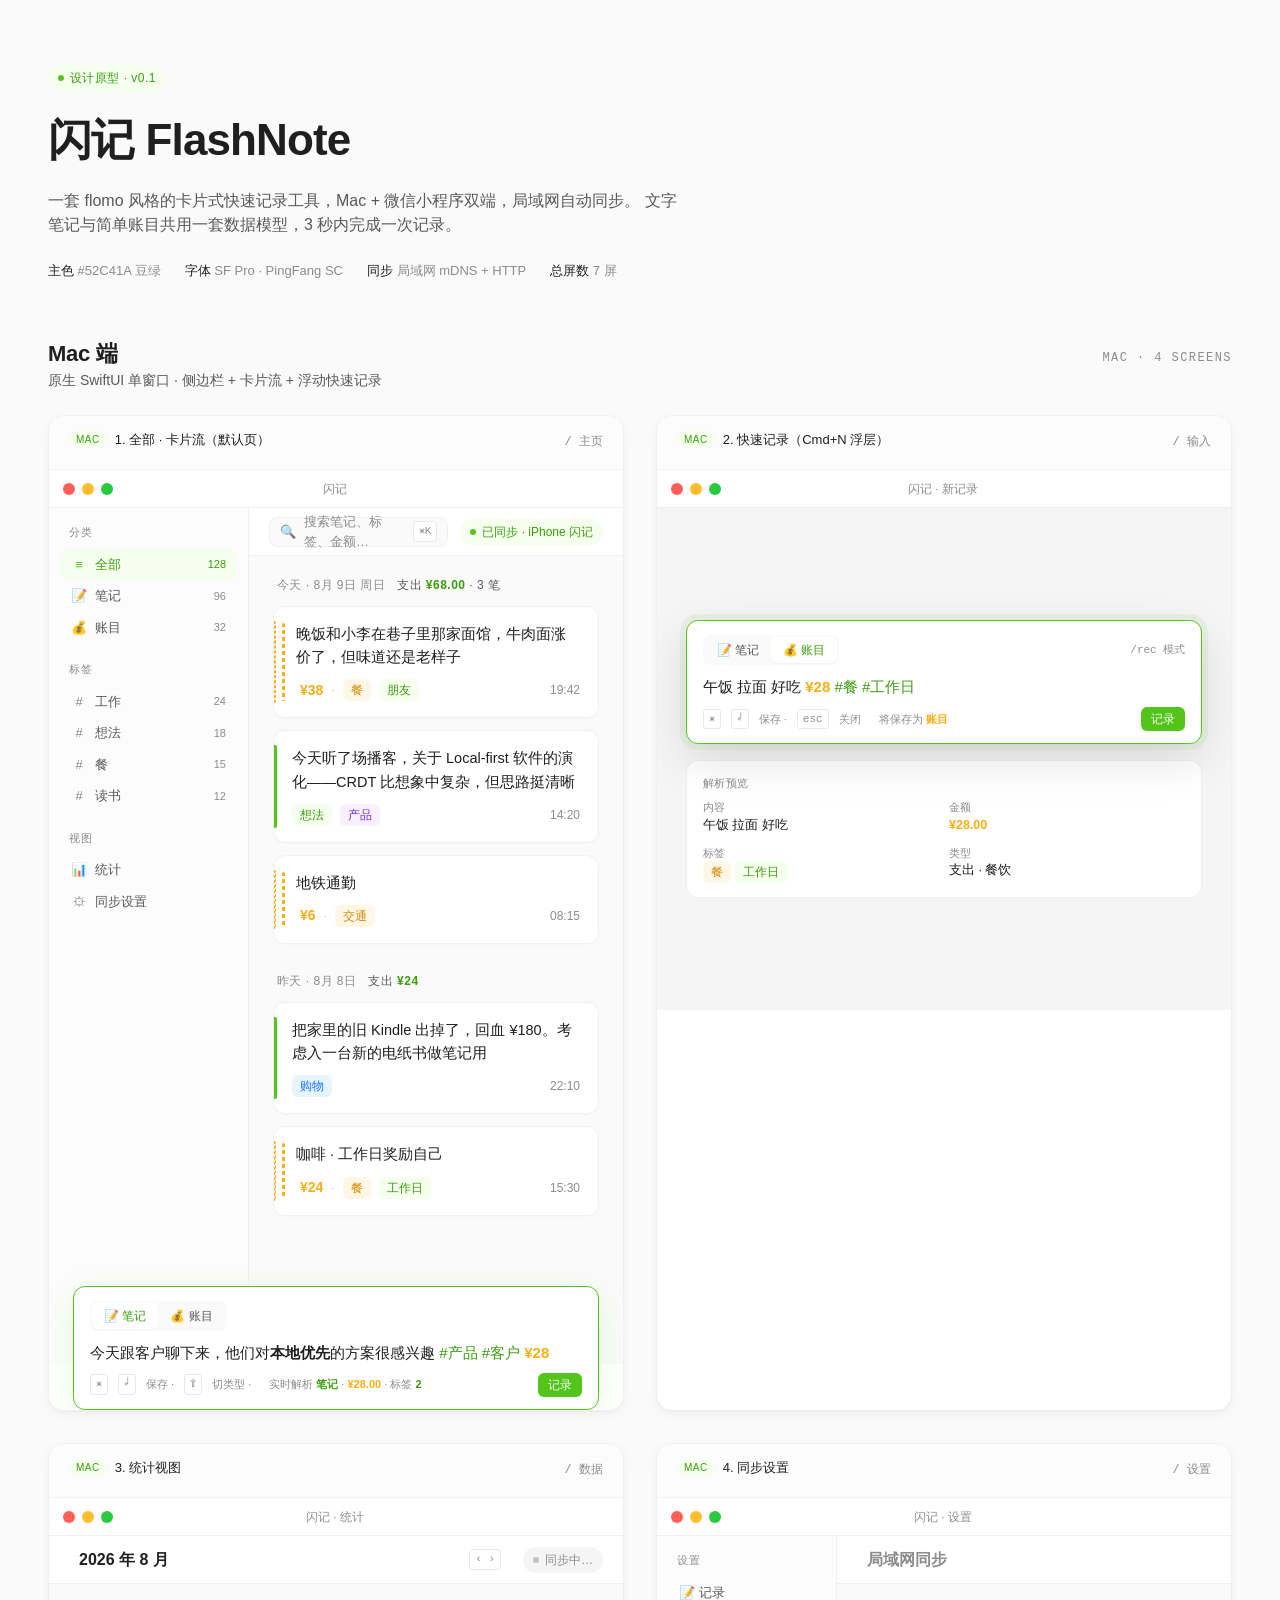
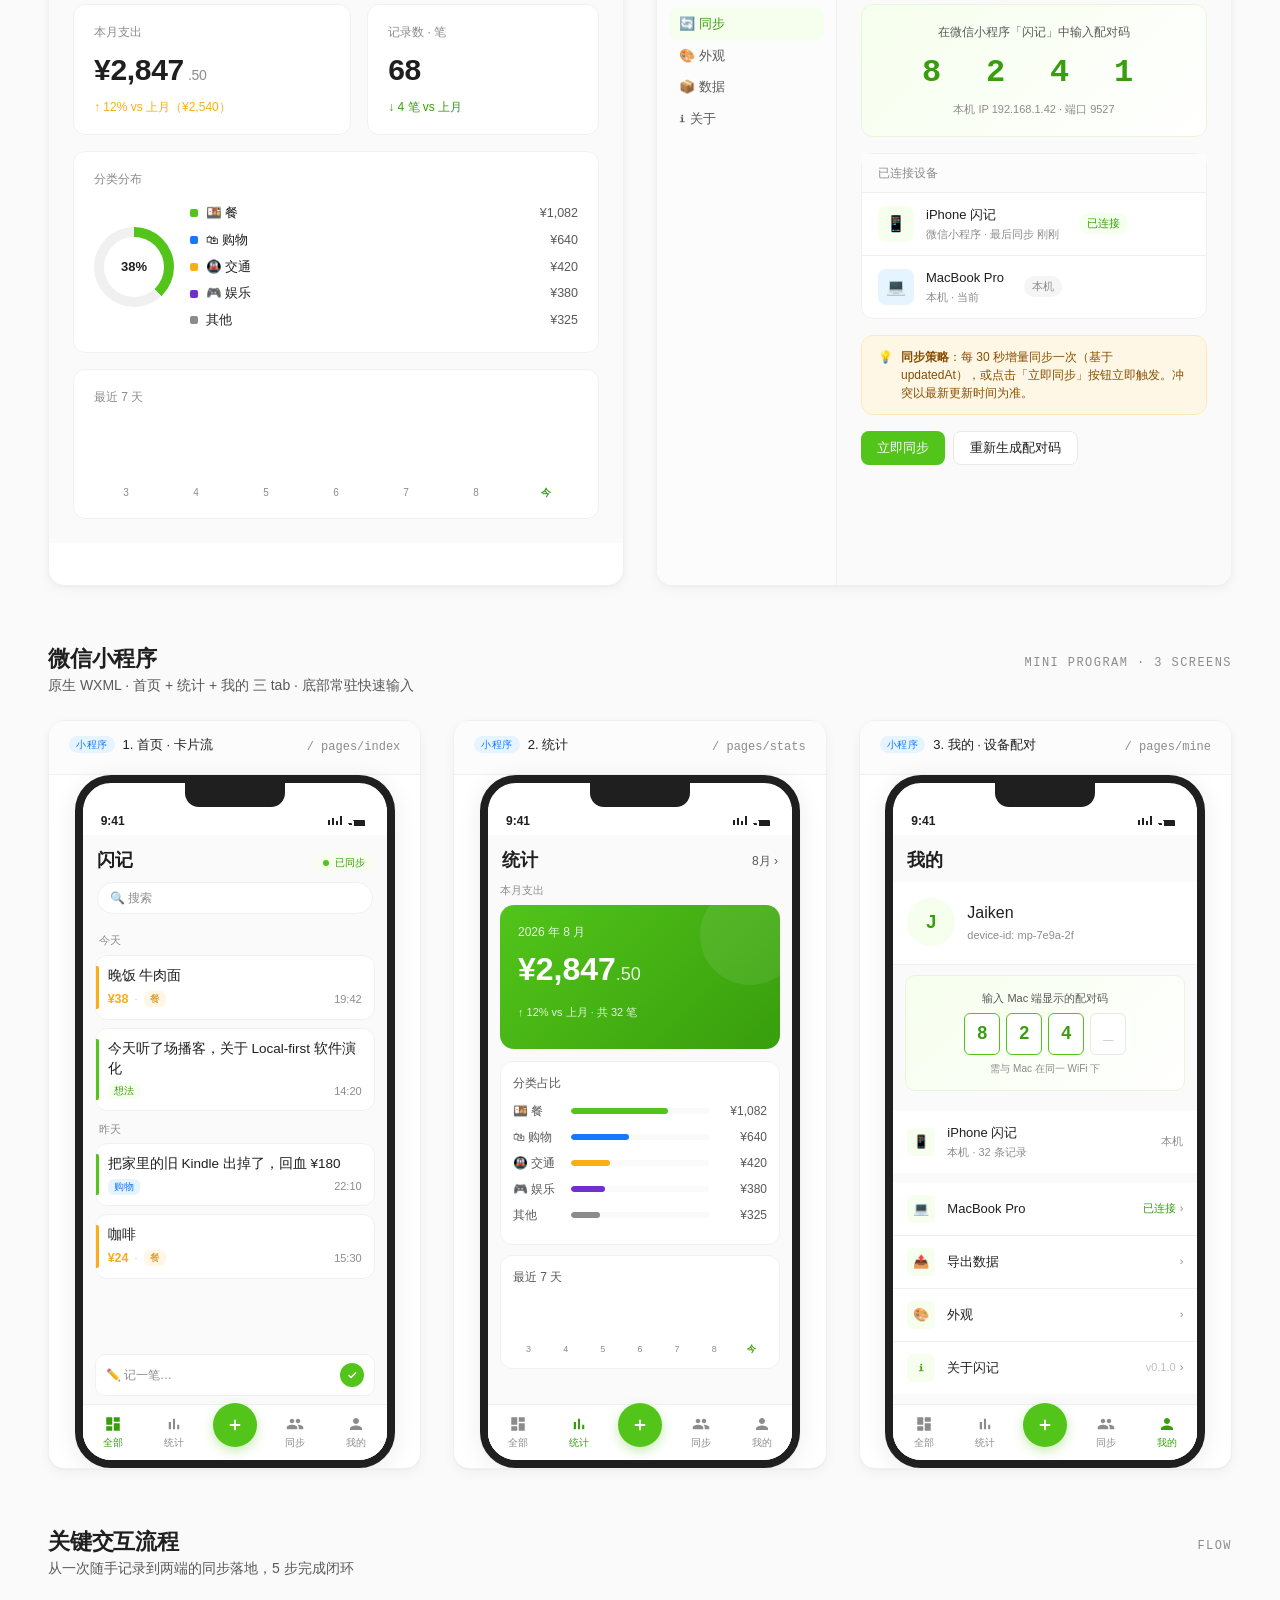
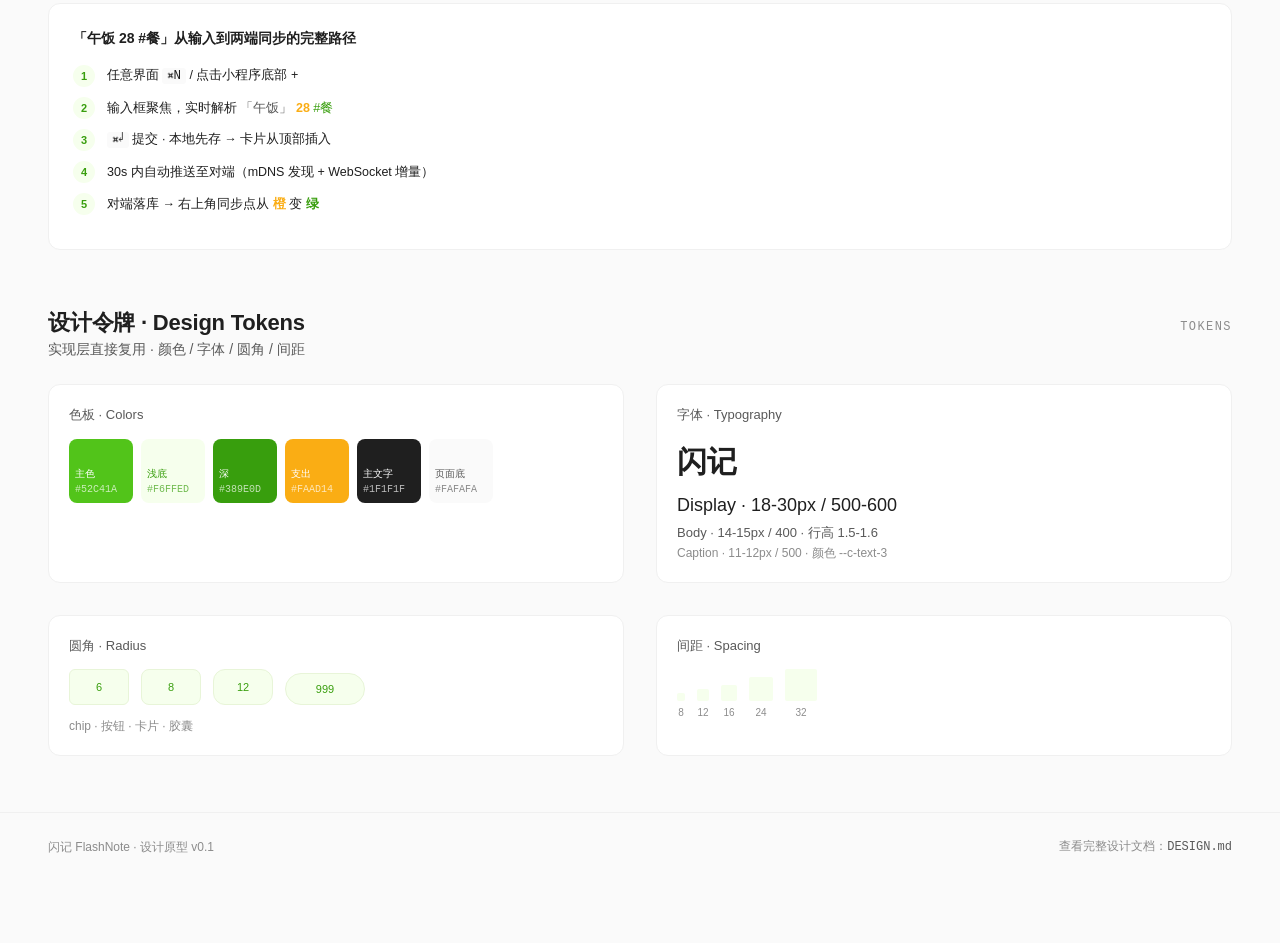
<file: prototype/index.html>
<!DOCTYPE html>
<html lang="zh-CN">
<head>
<meta charset="UTF-8" />
<meta name="viewport" content="width=device-width, initial-scale=1.0" />
<title>闪记 FlashNote · 设计原型</title>
<style>
  /* ============ 设计令牌 ============ */
  :root {
    /* 色板 */
    --c-green:        #52C41A;
    --c-green-soft:   #F6FFED;
    --c-green-deep:   #389E0D;
    --c-green-faint:  #E8F5D8;
    --c-bg:           #FFFFFF;
    --c-page:         #FAFAFA;
    --c-text-1:       #1F1F1F;
    --c-text-2:       #595959;
    --c-text-3:       #8C8C8C;
    --c-text-4:       #BFBFBF;
    --c-border:       #F0F0F0;
    --c-border-2:     #E8E8E8;
    --c-warn:         #FAAD14;
    --c-warn-soft:    #FFF7E6;
    --c-danger:       #FF4D4F;
    --c-shadow:       0 1px 2px rgba(0,0,0,0.04), 0 4px 12px rgba(0,0,0,0.04);
    --c-shadow-lg:    0 4px 24px rgba(0,0,0,0.08), 0 1px 2px rgba(0,0,0,0.04);

    /* 字体 */
    --f-sans: -apple-system, BlinkMacSystemFont, "SF Pro Text", "SF Pro Display",
              "PingFang SC", "Helvetica Neue", "Microsoft YaHei", sans-serif;
    --f-mono: "SF Mono", "JetBrains Mono", Menlo, Consolas, monospace;

    /* 间距 */
    --r-card: 12px;
    --r-btn:  8px;
    --r-chip: 6px;
  }

  * { box-sizing: border-box; }
  html, body { margin: 0; padding: 0; }
  body {
    font-family: var(--f-sans);
    background: var(--c-page);
    color: var(--c-text-1);
    -webkit-font-smoothing: antialiased;
    -moz-osx-font-smoothing: grayscale;
    line-height: 1.5;
  }

  /* ============ 顶部标题区 ============ */
  .hero {
    max-width: 1320px;
    margin: 0 auto;
    padding: 64px 48px 32px;
  }
  .hero .badge {
    display: inline-flex;
    align-items: center;
    gap: 6px;
    padding: 4px 10px;
    background: var(--c-green-soft);
    color: var(--c-green-deep);
    border-radius: 999px;
    font-size: 12px;
    font-weight: 500;
    letter-spacing: 0.04em;
  }
  .badge .dot {
    width: 6px; height: 6px; border-radius: 50%;
    background: var(--c-green);
  }
  .hero h1 {
    font-size: 44px;
    font-weight: 600;
    margin: 16px 0 8px;
    letter-spacing: -0.02em;
  }
  .hero .sub {
    color: var(--c-text-2);
    font-size: 16px;
    max-width: 640px;
  }
  .hero .meta {
    display: flex;
    gap: 24px;
    margin-top: 24px;
    color: var(--c-text-3);
    font-size: 13px;
  }
  .hero .meta span strong { color: var(--c-text-1); font-weight: 500; }

  /* ============ 章节 ============ */
  section {
    max-width: 1320px;
    margin: 0 auto;
    padding: 24px 48px 32px;
  }
  .sec-head {
    display: flex;
    align-items: baseline;
    justify-content: space-between;
    margin-bottom: 24px;
  }
  .sec-head h2 {
    font-size: 22px;
    font-weight: 600;
    margin: 0;
    letter-spacing: -0.01em;
  }
  .sec-head .en {
    font-size: 12px;
    color: var(--c-text-3);
    letter-spacing: 0.12em;
    text-transform: uppercase;
    font-family: var(--f-mono);
  }
  .sec-head .desc {
    color: var(--c-text-2);
    font-size: 14px;
  }

  /* ============ 屏幕网格 ============ */
  .screens {
    display: grid;
    gap: 32px;
  }
  .screens.mac  { grid-template-columns: repeat(2, minmax(0, 1fr)); }
  .screens.mp   { grid-template-columns: repeat(3, minmax(0, 1fr)); }
  .screens.tok  { grid-template-columns: repeat(2, minmax(0, 1fr)); }

  .screen {
    background: var(--c-bg);
    border: 1px solid var(--c-border);
    border-radius: 16px;
    overflow: hidden;
    box-shadow: var(--c-shadow);
    display: flex;
    flex-direction: column;
  }
  .screen .label {
    padding: 14px 20px;
    border-bottom: 1px solid var(--c-border);
    display: flex;
    align-items: center;
    justify-content: space-between;
    background: #FCFCFC;
  }
  .label .name { font-size: 13px; font-weight: 500; }
  .label .hint { font-size: 12px; color: var(--c-text-3); font-family: var(--f-mono); }

  /* ============ Mac 窗口外壳 ============ */
  .mac-window {
    background: var(--c-bg);
    min-height: 540px;
    display: flex;
    flex-direction: column;
  }
  .mac-titlebar {
    height: 38px;
    display: flex;
    align-items: center;
    padding: 0 14px;
    border-bottom: 1px solid var(--c-border);
    gap: 8px;
  }
  .mac-titlebar .lights { display: flex; gap: 7px; }
  .mac-titlebar .lights span {
    width: 12px; height: 12px; border-radius: 50%;
    display: inline-block;
  }
  .lights .r { background: #FF5F57; }
  .lights .y { background: #FEBC2E; }
  .lights .g { background: #28C840; }
  .mac-titlebar .title {
    flex: 1; text-align: center;
    font-size: 12px; color: var(--c-text-3);
  }
  .mac-titlebar .right { width: 52px; }

  .mac-body {
    display: flex;
    flex: 1;
    min-height: 500px;
  }
  .mac-sidebar {
    width: 200px;
    border-right: 1px solid var(--c-border);
    padding: 16px 12px;
    background: #FCFCFC;
  }
  .sidebar-section { margin-bottom: 18px; }
  .sidebar-section .title {
    font-size: 11px;
    color: var(--c-text-3);
    text-transform: uppercase;
    letter-spacing: 0.08em;
    margin: 0 8px 8px;
    font-weight: 500;
  }
  .nav-item {
    display: flex;
    align-items: center;
    gap: 8px;
    padding: 6px 10px;
    border-radius: var(--r-btn);
    font-size: 13px;
    color: var(--c-text-2);
    cursor: default;
  }
  .nav-item .ico {
    width: 16px; height: 16px; display: inline-flex;
    align-items: center; justify-content: center;
    color: var(--c-text-3);
  }
  .nav-item.active {
    background: var(--c-green-soft);
    color: var(--c-green-deep);
    font-weight: 500;
  }
  .nav-item.active .ico { color: var(--c-green); }
  .nav-item .count {
    margin-left: auto;
    font-size: 11px;
    color: var(--c-text-3);
    font-variant-numeric: tabular-nums;
  }
  .nav-item.active .count { color: var(--c-green-deep); }

  .mac-main {
    flex: 1;
    display: flex;
    flex-direction: column;
    min-width: 0;
  }
  .mac-topbar {
    height: 48px;
    border-bottom: 1px solid var(--c-border);
    display: flex;
    align-items: center;
    padding: 0 20px;
    gap: 12px;
  }
  .search {
    flex: 1;
    height: 30px;
    border-radius: var(--r-btn);
    background: var(--c-page);
    border: 1px solid var(--c-border);
    display: flex;
    align-items: center;
    padding: 0 10px;
    gap: 8px;
    color: var(--c-text-3);
    font-size: 13px;
  }
  .search .kbd {
    margin-left: auto;
    padding: 1px 5px;
    background: #fff;
    border: 1px solid var(--c-border-2);
    border-radius: 4px;
    font-family: var(--f-mono);
    font-size: 11px;
    color: var(--c-text-3);
  }
  .sync-pill {
    display: inline-flex; align-items: center; gap: 6px;
    font-size: 12px; color: var(--c-text-2);
    padding: 4px 10px;
    border-radius: 999px;
    background: var(--c-green-soft);
    color: var(--c-green-deep);
    font-weight: 500;
  }
  .sync-pill .dot {
    width: 6px; height: 6px; border-radius: 50%;
    background: var(--c-green);
  }
  .sync-pill.idle { background: #F5F5F5; color: var(--c-text-3); }
  .sync-pill.idle .dot { background: var(--c-text-4); }

  .mac-content {
    flex: 1;
    overflow: auto;
    padding: 20px 24px 120px;
    background: var(--c-page);
  }
  .month-group { margin-bottom: 28px; }
  .month-group .h {
    font-size: 12px;
    color: var(--c-text-3);
    font-weight: 500;
    margin: 0 4px 12px;
    letter-spacing: 0.04em;
  }
  .month-group .h .sum {
    margin-left: 8px;
    color: var(--c-text-2);
    font-variant-numeric: tabular-nums;
  }
  .month-group .h .sum strong { color: var(--c-green-deep); font-weight: 600; }

  /* ============ 卡片 ============ */
  .card {
    background: var(--c-bg);
    border: 1px solid var(--c-border);
    border-radius: var(--r-card);
    padding: 16px 18px;
    margin-bottom: 12px;
    box-shadow: 0 1px 2px rgba(0,0,0,0.02);
    position: relative;
    transition: box-shadow .15s, transform .15s;
  }
  .card:hover {
    box-shadow: var(--c-shadow);
  }
  .card::before {
    content: "";
    position: absolute;
    left: 0; top: 14px; bottom: 14px;
    width: 3px;
    border-radius: 0 2px 2px 0;
    background: var(--c-green);
  }
  .card.expense::before {
    background: var(--c-warn);
    border-left: 1px dashed var(--c-warn);
    background: transparent;
    border-right: 1px dashed var(--c-warn);
    width: 0;
  }
  .card.expense { padding-left: 22px; }
  .card.expense::after {
    content: "";
    position: absolute;
    left: 8px; top: 16px; bottom: 16px;
    width: 3px;
    border-radius: 2px;
    background: repeating-linear-gradient(
      to bottom,
      var(--c-warn) 0 4px,
      transparent 4px 7px
    );
  }
  .card .text {
    font-size: 14.5px;
    color: var(--c-text-1);
    line-height: 1.6;
    margin: 0 0 10px;
  }
  .card .meta {
    display: flex;
    align-items: center;
    gap: 8px;
    font-size: 12px;
    color: var(--c-text-3);
  }
  .card .meta .amount {
    font-family: var(--f-sans);
    font-variant-numeric: tabular-nums;
    font-size: 14px;
    font-weight: 600;
    color: var(--c-warn);
    margin-left: 4px;
  }
  .card .meta .sep { color: var(--c-text-4); }
  .tag-chip {
    display: inline-flex; align-items: center;
    padding: 1px 8px;
    background: var(--c-green-soft);
    color: var(--c-green-deep);
    border-radius: var(--r-chip);
    font-size: 12px;
    font-weight: 500;
    line-height: 20px;
  }
  .tag-chip.warm { background: var(--c-warn-soft); color: #D48806; }
  .tag-chip.blue { background: #E6F4FF; color: #1677FF; }
  .tag-chip.purple { background: #F9F0FF; color: #722ED1; }

  /* ============ 快速输入 ============ */
  .quick-input {
    position: relative;
    background: var(--c-bg);
    border: 1px solid var(--c-green);
    border-radius: var(--r-card);
    box-shadow: 0 8px 32px rgba(82,196,26,0.12);
    padding: 14px 16px 12px;
  }
  .quick-input .row1 {
    display: flex; align-items: center; gap: 10px;
    margin-bottom: 10px;
  }
  .type-tabs {
    display: inline-flex;
    background: var(--c-page);
    padding: 2px;
    border-radius: var(--r-btn);
  }
  .type-tabs span {
    padding: 4px 12px;
    font-size: 12px;
    border-radius: 6px;
    color: var(--c-text-2);
    display: inline-flex; align-items: center; gap: 4px;
  }
  .type-tabs span.on {
    background: #fff;
    color: var(--c-green-deep);
    font-weight: 500;
    box-shadow: 0 1px 2px rgba(0,0,0,0.04);
  }
  .quick-input .parse {
    font-size: 15px;
    line-height: 1.6;
    color: var(--c-text-1);
    margin: 0;
    min-height: 24px;
    outline: none;
  }
  .quick-input .parse .tag  { color: var(--c-green-deep); font-weight: 500; }
  .quick-input .parse .num  { color: var(--c-warn); font-weight: 600; }
  .quick-input .hint {
    margin-top: 8px;
    display: flex; align-items: center; gap: 10px;
    font-size: 11px;
    color: var(--c-text-3);
  }
  .quick-input .hint .kbd {
    font-family: var(--f-mono);
    padding: 1px 5px;
    border: 1px solid var(--c-border-2);
    border-radius: 3px;
    background: #fff;
  }
  .quick-input .submit {
    margin-left: auto;
    padding: 3px 10px;
    background: var(--c-green);
    color: #fff;
    border-radius: 6px;
    font-size: 12px;
    font-weight: 500;
  }

  /* ============ Mac 浮动输入（覆盖在内容底部的全局） ============ */
  .quick-input.global {
    margin: 0 24px;
    margin-top: -78px;
    z-index: 5;
    position: relative;
  }

  /* ============ 统计 ============ */
  .stats-grid {
    display: grid;
    grid-template-columns: 1.2fr 1fr;
    gap: 16px;
    margin-bottom: 16px;
  }
  .stat-card {
    background: #fff;
    border: 1px solid var(--c-border);
    border-radius: var(--r-card);
    padding: 18px 20px;
  }
  .stat-card .lbl {
    font-size: 12px;
    color: var(--c-text-3);
    margin: 0 0 6px;
  }
  .stat-card .big {
    font-size: 30px;
    font-weight: 600;
    font-variant-numeric: tabular-nums;
    letter-spacing: -0.01em;
    color: var(--c-text-1);
  }
  .stat-card .big .u {
    font-size: 14px; color: var(--c-text-3);
    font-weight: 400; margin-left: 4px;
  }
  .stat-card .delta {
    margin-top: 6px;
    font-size: 12px;
    color: var(--c-text-3);
  }
  .stat-card .delta.up { color: var(--c-warn); }
  .stat-card .delta.down { color: var(--c-green-deep); }

  .ring-wrap {
    display: flex; align-items: center; gap: 16px;
  }
  .ring {
    --p: 0.62;
    width: 80px; height: 80px;
    border-radius: 50%;
    background: conic-gradient(var(--c-green) calc(var(--p)*1%),
                               var(--c-border) 0);
    position: relative;
  }
  .ring::after {
    content: ""; position: absolute;
    inset: 10px; background: #fff; border-radius: 50%;
  }
  .ring .v {
    position: absolute; inset: 0;
    display: flex; align-items: center; justify-content: center;
    font-size: 13px; font-weight: 600;
    color: var(--c-text-1);
    z-index: 1;
  }
  .cat-list { flex: 1; font-size: 12.5px; }
  .cat-row {
    display: flex; align-items: center; gap: 8px;
    padding: 4px 0;
  }
  .cat-row .dot {
    width: 8px; height: 8px; border-radius: 2px;
  }
  .cat-row .name { flex: 1; color: var(--c-text-1); }
  .cat-row .v {
    font-variant-numeric: tabular-nums;
    color: var(--c-text-2);
  }

  /* ============ 同步 ============ */
  .pair-card {
    background: linear-gradient(135deg, var(--c-green-soft) 0%, #fff 100%);
    border: 1px solid var(--c-green-faint);
    border-radius: var(--r-card);
    padding: 18px 20px;
    margin-bottom: 16px;
    text-align: center;
  }
  .pair-card .t1 { font-size: 12px; color: var(--c-text-2); margin: 0 0 4px; }
  .pair-card .code {
    font-size: 32px;
    font-family: var(--f-mono);
    font-weight: 600;
    letter-spacing: 0.4em;
    color: var(--c-green-deep);
    margin: 8px 0 4px;
  }
  .pair-card .t2 { font-size: 11px; color: var(--c-text-3); margin: 0; }

  .device-list { background: #fff; border: 1px solid var(--c-border); border-radius: var(--r-card); }
  .device {
    display: flex; align-items: center; gap: 12px;
    padding: 12px 16px;
    border-bottom: 1px solid var(--c-border);
  }
  .device:last-child { border-bottom: 0; }
  .device .ico {
    width: 36px; height: 36px;
    background: var(--c-green-soft);
    color: var(--c-green-deep);
    border-radius: 8px;
    display: inline-flex; align-items: center; justify-content: center;
  }
  .device .name { font-size: 13px; font-weight: 500; }
  .device .sub  { font-size: 11px; color: var(--c-text-3); margin-top: 2px; }
  .device .right { margin-left: auto; font-size: 12px; color: var(--c-text-3); }
  .device .pill {
    background: var(--c-green-soft); color: var(--c-green-deep);
    padding: 2px 8px; border-radius: 999px; font-size: 11px;
    margin-left: 8px;
  }

  /* ============ 手机框 ============ */
  .phone {
    width: 100%;
    max-width: 320px;
    margin: 0 auto;
    background: #fff;
    border-radius: 36px;
    border: 8px solid #1F1F1F;
    box-shadow: var(--c-shadow-lg);
    overflow: hidden;
    position: relative;
    aspect-ratio: 9/19.5;
    display: flex; flex-direction: column;
  }
  .phone .notch {
    height: 24px; background: #1F1F1F;
    border-radius: 0 0 14px 14px;
    width: 100px; margin: 0 auto;
    position: relative; z-index: 2;
  }
  .phone .status {
    height: 28px; padding: 0 18px;
    display: flex; align-items: center; justify-content: space-between;
    font-size: 12px; font-weight: 600;
    color: var(--c-text-1);
    background: #fff;
  }
  .phone .status .right { display: flex; gap: 4px; align-items: center; }
  .phone .screen-body {
    flex: 1; overflow: hidden; display: flex; flex-direction: column;
    background: var(--c-page);
  }
  .phone .tabbar {
    height: 56px; background: #fff;
    border-top: 1px solid var(--c-border);
    display: flex;
  }
  .phone .tabbar .tab {
    flex: 1; display: flex; flex-direction: column;
    align-items: center; justify-content: center;
    gap: 2px; font-size: 10px;
    color: var(--c-text-3);
  }
  .phone .tabbar .tab.on { color: var(--c-green-deep); }
  .phone .tabbar .tab svg { width: 18px; height: 18px; }
  .phone .tabbar .add {
    width: 44px; height: 44px;
    margin: -16px auto 0;
    background: var(--c-green);
    color: #fff;
    border-radius: 50%;
    display: flex; align-items: center; justify-content: center;
    box-shadow: 0 4px 12px rgba(82,196,26,0.32);
  }

  /* mp 内容 */
  .mp-top {
    padding: 12px 14px 8px;
    display: flex; align-items: center; gap: 8px;
  }
  .mp-top .title { font-size: 18px; font-weight: 600; }
  .mp-top .right { margin-left: auto; }
  .mp-search {
    margin: 0 14px 8px;
    height: 32px; background: #fff;
    border: 1px solid var(--c-border);
    border-radius: 999px;
    padding: 0 12px; display: flex; align-items: center; gap: 6px;
    font-size: 12px; color: var(--c-text-3);
  }
  .mp-list {
    flex: 1; overflow: auto;
    padding: 0 12px 8px;
  }
  .mp-list .day { font-size: 11px; color: var(--c-text-3); margin: 10px 4px 6px; font-weight: 500; }
  .mp-card {
    background: #fff;
    border-radius: 12px;
    padding: 10px 12px;
    margin-bottom: 8px;
    border: 1px solid var(--c-border);
    position: relative;
  }
  .mp-card::before {
    content: ""; position: absolute;
    left: 0; top: 10px; bottom: 10px;
    width: 3px; border-radius: 0 2px 2px 0;
    background: var(--c-green);
  }
  .mp-card.expense::before { background: var(--c-warn); }
  .mp-card .t { font-size: 13.5px; line-height: 1.5; color: var(--c-text-1); margin: 0 0 4px; }
  .mp-card .m { font-size: 11px; color: var(--c-text-3); display: flex; align-items: center; gap: 6px; }
  .mp-card .m .amount { color: var(--c-warn); font-weight: 600; font-size: 12.5px; }

  .mp-input {
    margin: 6px 12px 8px;
    background: #fff;
    border: 1px solid var(--c-border);
    border-radius: 10px;
    padding: 8px 10px;
    display: flex; align-items: center; gap: 8px;
    font-size: 12px; color: var(--c-text-3);
  }
  .mp-input .send {
    margin-left: auto;
    width: 24px; height: 24px;
    background: var(--c-green);
    color: #fff; border-radius: 50%;
    display: flex; align-items: center; justify-content: center;
  }

  /* mp 统计 */
  .mp-stat-hero {
    margin: 0 12px 12px;
    background: linear-gradient(135deg, var(--c-green) 0%, var(--c-green-deep) 100%);
    color: #fff;
    border-radius: 14px;
    padding: 18px;
    position: relative;
    overflow: hidden;
  }
  .mp-stat-hero::after {
    content: ""; position: absolute; right: -20px; top: -20px;
    width: 100px; height: 100px; border-radius: 50%;
    background: rgba(255,255,255,0.08);
  }
  .mp-stat-hero .l { font-size: 12px; opacity: 0.85; margin: 0; }
  .mp-stat-hero .v { font-size: 32px; font-weight: 600; margin: 4px 0 6px; font-variant-numeric: tabular-nums; }
  .mp-stat-hero .d { font-size: 11px; opacity: 0.85; }
  .mp-stat-card {
    background: #fff; border: 1px solid var(--c-border);
    border-radius: 12px;
    margin: 0 12px 10px;
    padding: 12px;
  }
  .mp-stat-card .t { font-size: 12px; color: var(--c-text-2); margin: 0 0 10px; font-weight: 500; }
  .mp-bar { display: flex; align-items: center; gap: 8px; font-size: 12px; margin-bottom: 8px; }
  .mp-bar .n { width: 50px; color: var(--c-text-2); }
  .mp-bar .b { flex: 1; height: 6px; background: var(--c-page); border-radius: 3px; overflow: hidden; }
  .mp-bar .b div { height: 100%; background: var(--c-green); border-radius: 3px; }
  .mp-bar .v { width: 50px; text-align: right; font-variant-numeric: tabular-nums; color: var(--c-text-2); }

  /* mp 我的 */
  .mp-mine-top {
    background: #fff;
    padding: 16px 14px 18px;
    display: flex; align-items: center; gap: 12px;
    border-bottom: 1px solid var(--c-border);
  }
  .avatar {
    width: 48px; height: 48px;
    background: var(--c-green-soft); color: var(--c-green-deep);
    border-radius: 50%;
    display: flex; align-items: center; justify-content: center;
    font-weight: 600; font-size: 18px;
  }
  .mp-mine-top .name { font-size: 16px; font-weight: 500; }
  .mp-mine-top .id { font-size: 11px; color: var(--c-text-3); margin-top: 2px; }
  .mp-cell-list { background: #fff; margin-top: 10px; }
  .mp-cell {
    display: flex; align-items: center; gap: 12px;
    padding: 12px 14px;
    border-bottom: 1px solid var(--c-border);
    font-size: 13px;
  }
  .mp-cell:last-child { border-bottom: 0; }
  .mp-cell .ico {
    width: 28px; height: 28px;
    background: var(--c-green-soft); color: var(--c-green-deep);
    border-radius: 6px;
    display: flex; align-items: center; justify-content: center;
  }
  .mp-cell .right { margin-left: auto; color: var(--c-text-3); font-size: 11px; display: flex; align-items: center; gap: 4px; }

  /* ============ 设计令牌展示 ============ */
  .tok-card {
    background: #fff; border: 1px solid var(--c-border);
    border-radius: var(--r-card); padding: 20px;
  }
  .tok-card h3 {
    font-size: 13px; font-weight: 500; margin: 0 0 14px;
    color: var(--c-text-2);
  }
  .color-row {
    display: flex; gap: 8px; flex-wrap: wrap;
  }
  .color-chip {
    width: 64px; height: 64px;
    border-radius: 8px;
    display: flex; flex-direction: column; justify-content: flex-end;
    padding: 6px;
    font-size: 10px; font-family: var(--f-mono);
  }
  .color-chip .n { font-weight: 500; }
  .color-chip .h { opacity: 0.7; }
  .typo-row { font-size: 13px; }
  .typo-row .h1 { font-size: 30px; font-weight: 600; letter-spacing: -0.01em; }
  .typo-row .h2 { font-size: 18px; font-weight: 500; margin: 8px 0 4px; }
  .typo-row .body { color: var(--c-text-2); line-height: 1.6; }
  .typo-row .cap { color: var(--c-text-3); font-size: 12px; }
  .radius-row { display: flex; gap: 12px; align-items: flex-end; }
  .radius-row .r { background: var(--c-green-soft); border: 1px solid var(--c-green-faint); display: flex; align-items: center; justify-content: center; font-size: 11px; color: var(--c-green-deep); }
  .radius-row .r6 { width: 60px; height: 36px; border-radius: 6px; }
  .radius-row .r8 { width: 60px; height: 36px; border-radius: 8px; }
  .radius-row .r12 { width: 60px; height: 36px; border-radius: 12px; }
  .radius-row .r999 { width: 80px; height: 32px; border-radius: 999px; }

  /* ============ 流程时间线 ============ */
  .flow {
    background: #fff; border: 1px solid var(--c-border);
    border-radius: var(--r-card); padding: 24px;
  }
  .flow h3 { margin: 0 0 16px; font-size: 14px; }
  .flow-row { display: flex; align-items: center; gap: 12px; margin-bottom: 10px; font-size: 12.5px; }
  .flow-row .num {
    width: 22px; height: 22px; border-radius: 50%;
    background: var(--c-green-soft); color: var(--c-green-deep);
    display: flex; align-items: center; justify-content: center;
    font-size: 11px; font-weight: 600; flex-shrink: 0;
  }
  .flow-row .txt { color: var(--c-text-1); }
  .flow-row .sub { color: var(--c-text-3); font-size: 11.5px; margin-left: 6px; }

  /* 底部 */
  footer {
    max-width: 1320px;
    margin: 24px auto 64px;
    padding: 24px 48px;
    color: var(--c-text-3);
    font-size: 12px;
    display: flex; justify-content: space-between; align-items: center;
    border-top: 1px solid var(--c-border);
  }
  footer code { font-family: var(--f-mono); color: var(--c-text-2); }

  /* 屏幕分组标签 */
  .label-row {
    display: flex; align-items: center; gap: 8px;
    margin-bottom: 6px;
  }
  .label-row .pill {
    font-size: 10px; padding: 1px 7px; border-radius: 999px;
    background: var(--c-green-soft); color: var(--c-green-deep);
    font-weight: 500; letter-spacing: 0.05em;
  }
  .label-row .pill.mp { background: #E6F4FF; color: #1677FF; }

  /* 用作 inline svg 默认颜色 */
  svg { display: block; }

  /* 微动效（默认隐藏，避免 screenshot 抓不到；hover 等交互仍有） */
  .anim { animation: float-in .4s ease both; }
  .anim.d1 { animation-delay: 0s; }
  .anim.d2 { animation-delay: 0s; }
  .anim.d3 { animation-delay: 0s; }
  @media (prefers-reduced-motion: reduce) {
    .anim { animation: none; }
  }
  @keyframes float-in {
    from { opacity: 0; transform: translateY(6px); }
    to   { opacity: 1; transform: translateY(0); }
  }

  @media (max-width: 900px) {
    .screens.mac { grid-template-columns: 1fr; }
    .screens.mp  { grid-template-columns: 1fr; }
    section { padding: 16px 20px 24px; }
    .hero { padding: 36px 20px 20px; }
  }
</style>
</head>
<body>

<!-- ============ 顶部 ============ -->
<header class="hero">
  <span class="badge"><span class="dot"></span> 设计原型 · v0.1</span>
  <h1>闪记 FlashNote</h1>
  <p class="sub">
    一套 flomo 风格的卡片式快速记录工具，Mac + 微信小程序双端，局域网自动同步。
    文字笔记与简单账目共用一套数据模型，3 秒内完成一次记录。
  </p>
  <div class="meta">
    <span><strong>主色</strong> #52C41A 豆绿</span>
    <span><strong>字体</strong> SF Pro · PingFang SC</span>
    <span><strong>同步</strong> 局域网 mDNS + HTTP</span>
    <span><strong>总屏数</strong> 7 屏</span>
  </div>
</header>

<!-- ============ Mac 端 ============ -->
<section>
  <div class="sec-head">
    <div>
      <h2>Mac 端</h2>
      <div class="desc">原生 SwiftUI 单窗口 · 侧边栏 + 卡片流 + 浮动快速记录</div>
    </div>
    <div class="en">MAC · 4 SCREENS</div>
  </div>

  <div class="screens mac">

    <!-- 1. 全部 - 卡片流 -->
    <div class="screen anim">
      <div class="label">
        <div class="label-row">
          <span class="pill">MAC</span>
          <span class="name">1. 全部 · 卡片流（默认页）</span>
        </div>
        <span class="hint">/ 主页</span>
      </div>
      <div class="mac-window">
        <div class="mac-titlebar">
          <div class="lights"><span class="r"></span><span class="y"></span><span class="g"></span></div>
          <div class="title">闪记</div>
          <div class="right"></div>
        </div>
        <div class="mac-body">
          <div class="mac-sidebar">
            <div class="sidebar-section">
              <div class="title">分类</div>
              <div class="nav-item active">
                <span class="ico">≡</span> 全部
                <span class="count">128</span>
              </div>
              <div class="nav-item">
                <span class="ico">📝</span> 笔记
                <span class="count">96</span>
              </div>
              <div class="nav-item">
                <span class="ico">💰</span> 账目
                <span class="count">32</span>
              </div>
            </div>
            <div class="sidebar-section">
              <div class="title">标签</div>
              <div class="nav-item"><span class="ico">#</span> 工作 <span class="count">24</span></div>
              <div class="nav-item"><span class="ico">#</span> 想法 <span class="count">18</span></div>
              <div class="nav-item"><span class="ico">#</span> 餐 <span class="count">15</span></div>
              <div class="nav-item"><span class="ico">#</span> 读书 <span class="count">12</span></div>
            </div>
            <div class="sidebar-section">
              <div class="title">视图</div>
              <div class="nav-item"><span class="ico">📊</span> 统计</div>
              <div class="nav-item"><span class="ico">⚙</span> 同步设置</div>
            </div>
          </div>
          <div class="mac-main">
            <div class="mac-topbar">
              <div class="search">
                🔍 <span>搜索笔记、标签、金额…</span>
                <span class="kbd">⌘K</span>
              </div>
              <span class="sync-pill"><span class="dot"></span> 已同步 · iPhone 闪记</span>
            </div>
            <div class="mac-content">
              <div class="month-group">
                <div class="h">今天 · 8月 9日 周日 <span class="sum">支出 <strong>¥68.00</strong> · 3 笔</span></div>
                <div class="card expense">
                  <p class="text">晚饭和小李在巷子里那家面馆，牛肉面涨价了，但味道还是老样子</p>
                  <div class="meta">
                    <span class="amount">¥38</span>
                    <span class="sep">·</span>
                    <span class="tag-chip warm">餐</span>
                    <span class="tag-chip">朋友</span>
                    <span style="margin-left:auto;">19:42</span>
                  </div>
                </div>
                <div class="card">
                  <p class="text">今天听了场播客，关于 Local-first 软件的演化——CRDT 比想象中复杂，但思路挺清晰</p>
                  <div class="meta">
                    <span class="tag-chip">想法</span>
                    <span class="tag-chip purple">产品</span>
                    <span style="margin-left:auto;">14:20</span>
                  </div>
                </div>
                <div class="card expense">
                  <p class="text">地铁通勤</p>
                  <div class="meta">
                    <span class="amount">¥6</span>
                    <span class="sep">·</span>
                    <span class="tag-chip warm">交通</span>
                    <span style="margin-left:auto;">08:15</span>
                  </div>
                </div>
              </div>
              <div class="month-group">
                <div class="h">昨天 · 8月 8日 <span class="sum">支出 <strong>¥24</strong></span></div>
                <div class="card">
                  <p class="text">把家里的旧 Kindle 出掉了，回血 ¥180。考虑入一台新的电纸书做笔记用</p>
                  <div class="meta">
                    <span class="tag-chip blue">购物</span>
                    <span style="margin-left:auto;">22:10</span>
                  </div>
                </div>
                <div class="card expense">
                  <p class="text">咖啡 · 工作日奖励自己</p>
                  <div class="meta">
                    <span class="amount">¥24</span>
                    <span class="sep">·</span>
                    <span class="tag-chip warm">餐</span>
                    <span class="tag-chip">工作日</span>
                    <span style="margin-left:auto;">15:30</span>
                  </div>
                </div>
              </div>
            </div>
          </div>
        </div>
        <div class="quick-input global anim d2">
          <div class="row1">
            <div class="type-tabs">
              <span class="on">📝 笔记</span>
              <span>💰 账目</span>
            </div>
          </div>
          <p class="parse">今天跟客户聊下来，他们对<strong>本地优先</strong>的方案很感兴趣<span class="tag"> #产品</span><span class="tag"> #客户</span> <span class="num">¥28</span></p>
          <div class="hint">
            <span class="kbd">⌘</span><span class="kbd">↵</span> 保存 ·
            <span class="kbd">⇧</span> 切类型 ·
            <span style="margin-left:8px;">实时解析 <strong style="color:var(--c-green-deep)">笔记</strong> · <strong style="color:var(--c-warn)">¥28.00</strong> · 标签 <strong style="color:var(--c-green-deep)">2</strong></span>
            <span class="submit">记录</span>
          </div>
        </div>
      </div>
    </div>

    <!-- 2. 快速记录 - 浮层 -->
    <div class="screen anim d1">
      <div class="label">
        <div class="label-row">
          <span class="pill">MAC</span>
          <span class="name">2. 快速记录（Cmd+N 浮层）</span>
        </div>
        <span class="hint">/ 输入</span>
      </div>
      <div class="mac-window">
        <div class="mac-titlebar">
          <div class="lights"><span class="r"></span><span class="y"></span><span class="g"></span></div>
          <div class="title">闪记 · 新记录</div>
          <div class="right"></div>
        </div>
        <div class="mac-body" style="background: rgba(0,0,0,0.04);">
          <div style="margin:auto; width: 520px; max-width: 90%;">
            <div class="quick-input" style="box-shadow: 0 16px 48px rgba(0,0,0,0.12), 0 0 0 6px rgba(82,196,26,0.08);">
              <div class="row1">
                <div class="type-tabs">
                  <span>📝 笔记</span>
                  <span class="on">💰 账目</span>
                </div>
                <span style="margin-left:auto; font-size:11px; color:var(--c-text-3); font-family:var(--f-mono);">/rec 模式</span>
              </div>
              <p class="parse">午饭 拉面 好吃 <span class="num">¥28</span> <span class="tag">#餐</span> <span class="tag">#工作日</span></p>
              <div class="hint">
                <span class="kbd">⌘</span><span class="kbd">↵</span> 保存 ·
                <span class="kbd">esc</span> 关闭
                <span style="margin-left:8px;">将保存为 <strong style="color:var(--c-warn)">账目</strong></span>
                <span class="submit">记录</span>
              </div>
            </div>

            <div style="margin-top: 16px; padding: 14px 16px; background:#fff; border:1px solid var(--c-border); border-radius: var(--r-card); font-size: 12.5px;">
              <div style="color:var(--c-text-3); margin-bottom: 8px; font-size: 11px; letter-spacing: 0.04em; text-transform: uppercase;">解析预览</div>
              <div style="display:grid; grid-template-columns: 1fr 1fr; gap: 10px;">
                <div>
                  <div style="color:var(--c-text-3); font-size:11px;">内容</div>
                  <div>午饭 拉面 好吃</div>
                </div>
                <div>
                  <div style="color:var(--c-text-3); font-size:11px;">金额</div>
                  <div style="color:var(--c-warn); font-weight:600;">¥28.00</div>
                </div>
                <div>
                  <div style="color:var(--c-text-3); font-size:11px;">标签</div>
                  <div style="display:flex; gap:4px;">
                    <span class="tag-chip warm">餐</span>
                    <span class="tag-chip">工作日</span>
                  </div>
                </div>
                <div>
                  <div style="color:var(--c-text-3); font-size:11px;">类型</div>
                  <div>支出 · 餐饮</div>
                </div>
              </div>
            </div>
          </div>
        </div>
      </div>
    </div>

    <!-- 3. 统计 -->
    <div class="screen anim d2">
      <div class="label">
        <div class="label-row">
          <span class="pill">MAC</span>
          <span class="name">3. 统计视图</span>
        </div>
        <span class="hint">/ 数据</span>
      </div>
      <div class="mac-window">
        <div class="mac-titlebar">
          <div class="lights"><span class="r"></span><span class="y"></span><span class="g"></span></div>
          <div class="title">闪记 · 统计</div>
          <div class="right"></div>
        </div>
        <div class="mac-body">
          <div class="mac-main">
            <div class="mac-topbar">
              <div class="search" style="background:transparent; border:0;">
                <span style="font-size:16px; font-weight:600; color:var(--c-text-1);">2026 年 8 月</span>
                <span class="kbd">‹  ›</span>
              </div>
              <span class="sync-pill idle"><span class="dot"></span> 同步中…</span>
            </div>
            <div class="mac-content" style="padding-bottom: 24px;">
              <div class="stats-grid">
                <div class="stat-card">
                  <p class="lbl">本月支出</p>
                  <div class="big">¥2,847<span class="u">.50</span></div>
                  <div class="delta up">↑ 12% vs 上月（¥2,540）</div>
                </div>
                <div class="stat-card">
                  <p class="lbl">记录数 · 笔</p>
                  <div class="big">68</div>
                  <div class="delta down">↓ 4 笔 vs 上月</div>
                </div>
              </div>

              <div class="stat-card" style="margin-bottom: 16px;">
                <p class="lbl" style="margin-bottom: 12px;">分类分布</p>
                <div class="ring-wrap">
                  <div class="ring" style="--p: 38">
                    <span class="v">38%</span>
                  </div>
                  <div class="cat-list">
                    <div class="cat-row"><span class="dot" style="background:#52C41A"></span><span class="name">🍱 餐</span><span class="v">¥1,082</span></div>
                    <div class="cat-row"><span class="dot" style="background:#1677FF"></span><span class="name">🛍 购物</span><span class="v">¥640</span></div>
                    <div class="cat-row"><span class="dot" style="background:#FAAD14"></span><span class="name">🚇 交通</span><span class="v">¥420</span></div>
                    <div class="cat-row"><span class="dot" style="background:#722ED1"></span><span class="name">🎮 娱乐</span><span class="v">¥380</span></div>
                    <div class="cat-row"><span class="dot" style="background:#8C8C8C"></span><span class="name">其他</span><span class="v">¥325</span></div>
                  </div>
                </div>
              </div>

              <div class="stat-card">
                <p class="lbl" style="margin-bottom: 14px;">最近 7 天</p>
                <div style="display:flex; gap:6px; align-items:flex-end; height: 80px;">
                  <div style="flex:1; display:flex; flex-direction:column; align-items:center; gap:4px;">
                    <div style="width:100%; background: var(--c-green-soft); height: 40%; border-radius: 3px;"></div>
                    <span style="font-size:10px; color:var(--c-text-3);">3</span>
                  </div>
                  <div style="flex:1; display:flex; flex-direction:column; align-items:center; gap:4px;">
                    <div style="width:100%; background: var(--c-green-soft); height: 60%; border-radius: 3px;"></div>
                    <span style="font-size:10px; color:var(--c-text-3);">4</span>
                  </div>
                  <div style="flex:1; display:flex; flex-direction:column; align-items:center; gap:4px;">
                    <div style="width:100%; background: var(--c-green-soft); height: 30%; border-radius: 3px;"></div>
                    <span style="font-size:10px; color:var(--c-text-3);">5</span>
                  </div>
                  <div style="flex:1; display:flex; flex-direction:column; align-items:center; gap:4px;">
                    <div style="width:100%; background: var(--c-green-soft); height: 80%; border-radius: 3px;"></div>
                    <span style="font-size:10px; color:var(--c-text-3);">6</span>
                  </div>
                  <div style="flex:1; display:flex; flex-direction:column; align-items:center; gap:4px;">
                    <div style="width:100%; background: var(--c-green-soft); height: 50%; border-radius: 3px;"></div>
                    <span style="font-size:10px; color:var(--c-text-3);">7</span>
                  </div>
                  <div style="flex:1; display:flex; flex-direction:column; align-items:center; gap:4px;">
                    <div style="width:100%; background: var(--c-green-soft); height: 70%; border-radius: 3px;"></div>
                    <span style="font-size:10px; color:var(--c-text-3);">8</span>
                  </div>
                  <div style="flex:1; display:flex; flex-direction:column; align-items:center; gap:4px;">
                    <div style="width:100%; background: var(--c-green); height: 90%; border-radius: 3px;"></div>
                    <span style="font-size:10px; color:var(--c-green-deep); font-weight:600;">今</span>
                  </div>
                </div>
              </div>
            </div>
          </div>
        </div>
      </div>
    </div>

    <!-- 4. 同步设置 -->
    <div class="screen anim d3">
      <div class="label">
        <div class="label-row">
          <span class="pill">MAC</span>
          <span class="name">4. 同步设置</span>
        </div>
        <span class="hint">/ 设置</span>
      </div>
      <div class="mac-window">
        <div class="mac-titlebar">
          <div class="lights"><span class="r"></span><span class="y"></span><span class="g"></span></div>
          <div class="title">闪记 · 设置</div>
          <div class="right"></div>
        </div>
        <div class="mac-body">
          <div class="mac-sidebar" style="width: 180px;">
            <div class="sidebar-section">
              <div class="title">设置</div>
              <div class="nav-item">📝 记录</div>
              <div class="nav-item active">🔄 同步</div>
              <div class="nav-item">🎨 外观</div>
              <div class="nav-item">📦 数据</div>
              <div class="nav-item">ℹ 关于</div>
            </div>
          </div>
          <div class="mac-main">
            <div class="mac-topbar">
              <div class="search" style="background:transparent; border:0;">
                <span style="font-size:16px; font-weight:600;">局域网同步</span>
              </div>
            </div>
            <div class="mac-content">
              <div class="pair-card">
                <p class="t1">在微信小程序「闪记」中输入配对码</p>
                <div class="code">8 2 4 1</div>
                <p class="t2">本机 IP 192.168.1.42 · 端口 9527</p>
              </div>

              <div class="device-list">
                <div style="padding: 10px 16px; font-size: 12px; color: var(--c-text-3); border-bottom: 1px solid var(--c-border); background: #FCFCFC; font-weight: 500;">已连接设备</div>
                <div class="device">
                  <div class="ico">📱</div>
                  <div>
                    <div class="name">iPhone 闪记</div>
                    <div class="sub">微信小程序 · 最后同步 刚刚</div>
                  </div>
                  <span class="pill">已连接</span>
                </div>
                <div class="device">
                  <div class="ico" style="background:#E6F4FF; color:#1677FF;">💻</div>
                  <div>
                    <div class="name">MacBook Pro</div>
                    <div class="sub">本机 · 当前</div>
                  </div>
                  <span class="pill" style="background: #F5F5F5; color: var(--c-text-3);">本机</span>
                </div>
              </div>

              <div style="margin-top: 16px; padding: 12px 16px; background: var(--c-warn-soft); border: 1px solid #FFE7BA; border-radius: var(--r-card); font-size: 12px; color: #874D00; display: flex; gap: 8px; align-items: flex-start;">
                <span>💡</span>
                <div>
                  <strong>同步策略</strong>：每 30 秒增量同步一次（基于 updatedAt），或点击「立即同步」按钮立即触发。冲突以最新更新时间为准。
                </div>
              </div>

              <div style="display: flex; gap: 8px; margin-top: 16px;">
                <button style="padding: 7px 16px; background: var(--c-green); color: #fff; border: 0; border-radius: var(--r-btn); font-size: 13px; font-weight: 500; cursor: pointer;">立即同步</button>
                <button style="padding: 7px 16px; background: #fff; color: var(--c-text-1); border: 1px solid var(--c-border-2); border-radius: var(--r-btn); font-size: 13px; cursor: pointer;">重新生成配对码</button>
              </div>
            </div>
          </div>
        </div>
      </div>
    </div>
  </div>
</section>

<!-- ============ 微信小程序 ============ -->
<section>
  <div class="sec-head">
    <div>
      <h2>微信小程序</h2>
      <div class="desc">原生 WXML · 首页 + 统计 + 我的 三 tab · 底部常驻快速输入</div>
    </div>
    <div class="en">MINI PROGRAM · 3 SCREENS</div>
  </div>

  <div class="screens mp">

    <!-- 1. 首页 -->
    <div class="screen anim">
      <div class="label">
        <div class="label-row">
          <span class="pill mp">小程序</span>
          <span class="name">1. 首页 · 卡片流</span>
        </div>
        <span class="hint">/ pages/index</span>
      </div>
      <div class="phone">
        <div class="notch"></div>
        <div class="status">
          <span>9:41</span>
          <span class="right">
            <svg width="16" height="10" viewBox="0 0 16 10"><path d="M1 9h2V4H1v5zm4 0h2V2H5v7zm4 0h2V5H9v4zm4-7v7h2V0h-2z" fill="currentColor"/></svg>
            <svg width="22" height="10" viewBox="0 0 22 10"><path d="M1 8a1 1 0 011-1h2a1 1 0 011 1v1H2V8zm5-3a1 1 0 011-1h10a1 1 0 011 1v5H7V5z" fill="currentColor"/></svg>
          </span>
        </div>
        <div class="screen-body">
          <div class="mp-top">
            <div class="title">闪记</div>
            <div class="right">
              <span class="sync-pill" style="font-size:10px; padding: 2px 8px;">
                <span class="dot"></span> 已同步
              </span>
            </div>
          </div>
          <div class="mp-search">🔍 搜索</div>
          <div class="mp-list">
            <div class="day">今天</div>
            <div class="mp-card expense">
              <p class="t">晚饭 牛肉面</p>
              <div class="m">
                <span class="amount">¥38</span>
                <span style="color:var(--c-text-4);">·</span>
                <span class="tag-chip warm" style="font-size:10px; line-height:16px; padding: 0 6px;">餐</span>
                <span style="margin-left:auto;">19:42</span>
              </div>
            </div>
            <div class="mp-card">
              <p class="t">今天听了场播客，关于 Local-first 软件演化</p>
              <div class="m">
                <span class="tag-chip" style="font-size:10px; line-height:16px; padding: 0 6px;">想法</span>
                <span style="margin-left:auto;">14:20</span>
              </div>
            </div>
            <div class="day">昨天</div>
            <div class="mp-card">
              <p class="t">把家里的旧 Kindle 出掉了，回血 ¥180</p>
              <div class="m">
                <span class="tag-chip blue" style="font-size:10px; line-height:16px; padding: 0 6px;">购物</span>
                <span style="margin-left:auto;">22:10</span>
              </div>
            </div>
            <div class="mp-card expense">
              <p class="t">咖啡</p>
              <div class="m">
                <span class="amount">¥24</span>
                <span style="color:var(--c-text-4);">·</span>
                <span class="tag-chip warm" style="font-size:10px; line-height:16px; padding: 0 6px;">餐</span>
                <span style="margin-left:auto;">15:30</span>
              </div>
            </div>
          </div>
          <div class="mp-input">
            <span>✏️ 记一笔…</span>
            <div class="send">
              <svg width="12" height="12" viewBox="0 0 24 24" fill="none" stroke="currentColor" stroke-width="3"><path d="M5 12l5 5L20 7"/></svg>
            </div>
          </div>
          <div class="tabbar">
            <div class="tab on">
              <svg viewBox="0 0 24 24" fill="currentColor"><path d="M3 13h8V3H3v10zm0 8h8v-6H3v6zm10 0h8V11h-8v10zm0-18v6h8V3h-8z"/></svg>
              全部
            </div>
            <div class="tab">
              <svg viewBox="0 0 24 24" fill="currentColor"><path d="M5 9.2h3V19H5V9.2zM10.6 5h2.8v14h-2.8V5zm5.6 8H19v6h-2.8v-6z"/></svg>
              统计
            </div>
            <div class="tab" style="position: relative;">
              <div class="add">
                <svg width="20" height="20" viewBox="0 0 24 24" fill="none" stroke="currentColor" stroke-width="2.5"><path d="M12 5v14M5 12h14"/></svg>
              </div>
            </div>
            <div class="tab">
              <svg viewBox="0 0 24 24" fill="currentColor"><path d="M16 11c1.66 0 2.99-1.34 2.99-3S17.66 5 16 5s-3 1.34-3 3 1.34 3 3 3zm-8 0c1.66 0 2.99-1.34 2.99-3S9.66 5 8 5 5 6.34 5 8s1.34 3 3 3zm0 2c-2.33 0-7 1.17-7 3.5V19h14v-2.5c0-2.33-4.67-3.5-7-3.5zm8 0c-.29 0-.62.02-.97.05 1.16.84 1.97 1.97 1.97 3.45V19h6v-2.5c0-2.33-4.67-3.5-7-3.5z"/></svg>
              同步
            </div>
            <div class="tab">
              <svg viewBox="0 0 24 24" fill="currentColor"><path d="M12 12c2.21 0 4-1.79 4-4s-1.79-4-4-4-4 1.79-4 4 1.79 4 4 4zm0 2c-2.67 0-8 1.34-8 4v2h16v-2c0-2.66-5.33-4-8-4z"/></svg>
              我的
            </div>
          </div>
        </div>
      </div>
    </div>

    <!-- 2. 统计 -->
    <div class="screen anim d1">
      <div class="label">
        <div class="label-row">
          <span class="pill mp">小程序</span>
          <span class="name">2. 统计</span>
        </div>
        <span class="hint">/ pages/stats</span>
      </div>
      <div class="phone">
        <div class="notch"></div>
        <div class="status">
          <span>9:41</span>
          <span class="right">
            <svg width="16" height="10" viewBox="0 0 16 10"><path d="M1 9h2V4H1v5zm4 0h2V2H5v7zm4 0h2V5H9v4zm4-7v7h2V0h-2z" fill="currentColor"/></svg>
            <svg width="22" height="10" viewBox="0 0 22 10"><path d="M1 8a1 1 0 011-1h2a1 1 0 011 1v1H2V8zm5-3a1 1 0 011-1h10a1 1 0 011 1v5H7V5z" fill="currentColor"/></svg>
          </span>
        </div>
        <div class="screen-body">
          <div class="mp-top">
            <div class="title">统计</div>
            <div class="right" style="font-size:12px; color:var(--c-text-2);">8月 ›</div>
          </div>
          <div style="padding: 0 12px 6px; font-size:11px; color:var(--c-text-3);">本月支出</div>
          <div class="mp-stat-hero">
            <p class="l">2026 年 8 月</p>
            <div class="v">¥2,847<span style="font-size:18px; font-weight:400; opacity:0.85;">.50</span></div>
            <p class="d">↑ 12% vs 上月 · 共 32 笔</p>
          </div>
          <div class="mp-stat-card">
            <p class="t">分类占比</p>
            <div class="mp-bar">
              <span class="n">🍱 餐</span>
              <div class="b"><div style="width: 70%; background: #52C41A;"></div></div>
              <span class="v">¥1,082</span>
            </div>
            <div class="mp-bar">
              <span class="n">🛍 购物</span>
              <div class="b"><div style="width: 42%; background: #1677FF;"></div></div>
              <span class="v">¥640</span>
            </div>
            <div class="mp-bar">
              <span class="n">🚇 交通</span>
              <div class="b"><div style="width: 28%; background: #FAAD14;"></div></div>
              <span class="v">¥420</span>
            </div>
            <div class="mp-bar">
              <span class="n">🎮 娱乐</span>
              <div class="b"><div style="width: 25%; background: #722ED1;"></div></div>
              <span class="v">¥380</span>
            </div>
            <div class="mp-bar">
              <span class="n">其他</span>
              <div class="b"><div style="width: 21%; background: #8C8C8C;"></div></div>
              <span class="v">¥325</span>
            </div>
          </div>
          <div class="mp-stat-card">
            <p class="t">最近 7 天</p>
            <div style="display:flex; gap:6px; align-items:flex-end; height: 60px;">
              <div style="flex:1; display:flex; flex-direction:column; align-items:center; gap:3px;">
                <div style="width:100%; background: var(--c-green-soft); height: 40%; border-radius: 3px;"></div>
                <span style="font-size:9px; color:var(--c-text-3);">3</span>
              </div>
              <div style="flex:1; display:flex; flex-direction:column; align-items:center; gap:3px;">
                <div style="width:100%; background: var(--c-green-soft); height: 60%; border-radius: 3px;"></div>
                <span style="font-size:9px; color:var(--c-text-3);">4</span>
              </div>
              <div style="flex:1; display:flex; flex-direction:column; align-items:center; gap:3px;">
                <div style="width:100%; background: var(--c-green-soft); height: 30%; border-radius: 3px;"></div>
                <span style="font-size:9px; color:var(--c-text-3);">5</span>
              </div>
              <div style="flex:1; display:flex; flex-direction:column; align-items:center; gap:3px;">
                <div style="width:100%; background: var(--c-green-soft); height: 80%; border-radius: 3px;"></div>
                <span style="font-size:9px; color:var(--c-text-3);">6</span>
              </div>
              <div style="flex:1; display:flex; flex-direction:column; align-items:center; gap:3px;">
                <div style="width:100%; background: var(--c-green-soft); height: 50%; border-radius: 3px;"></div>
                <span style="font-size:9px; color:var(--c-text-3);">7</span>
              </div>
              <div style="flex:1; display:flex; flex-direction:column; align-items:center; gap:3px;">
                <div style="width:100%; background: var(--c-green-soft); height: 70%; border-radius: 3px;"></div>
                <span style="font-size:9px; color:var(--c-text-3);">8</span>
              </div>
              <div style="flex:1; display:flex; flex-direction:column; align-items:center; gap:3px;">
                <div style="width:100%; background: var(--c-green); height: 90%; border-radius: 3px;"></div>
                <span style="font-size:9px; color:var(--c-green-deep); font-weight:600;">今</span>
              </div>
            </div>
          </div>
          <div class="tabbar" style="margin-top:auto;">
            <div class="tab">
              <svg viewBox="0 0 24 24" fill="currentColor"><path d="M3 13h8V3H3v10zm0 8h8v-6H3v6zm10 0h8V11h-8v10zm0-18v6h8V3h-8z"/></svg>
              全部
            </div>
            <div class="tab on">
              <svg viewBox="0 0 24 24" fill="currentColor"><path d="M5 9.2h3V19H5V9.2zM10.6 5h2.8v14h-2.8V5zm5.6 8H19v6h-2.8v-6z"/></svg>
              统计
            </div>
            <div class="tab" style="position: relative;">
              <div class="add">
                <svg width="20" height="20" viewBox="0 0 24 24" fill="none" stroke="currentColor" stroke-width="2.5"><path d="M12 5v14M5 12h14"/></svg>
              </div>
            </div>
            <div class="tab">
              <svg viewBox="0 0 24 24" fill="currentColor"><path d="M16 11c1.66 0 2.99-1.34 2.99-3S17.66 5 16 5s-3 1.34-3 3 1.34 3 3 3zm-8 0c1.66 0 2.99-1.34 2.99-3S9.66 5 8 5 5 6.34 5 8s1.34 3 3 3zm0 2c-2.33 0-7 1.17-7 3.5V19h14v-2.5c0-2.33-4.67-3.5-7-3.5zm8 0c-.29 0-.62.02-.97.05 1.16.84 1.97 1.97 1.97 3.45V19h6v-2.5c0-2.33-4.67-3.5-7-3.5z"/></svg>
              同步
            </div>
            <div class="tab">
              <svg viewBox="0 0 24 24" fill="currentColor"><path d="M12 12c2.21 0 4-1.79 4-4s-1.79-4-4-4-4 1.79-4 4 1.79 4 4 4zm0 2c-2.67 0-8 1.34-8 4v2h16v-2c0-2.66-5.33-4-8-4z"/></svg>
              我的
            </div>
          </div>
        </div>
      </div>
    </div>

    <!-- 3. 我的 / 设备配对 -->
    <div class="screen anim d2">
      <div class="label">
        <div class="label-row">
          <span class="pill mp">小程序</span>
          <span class="name">3. 我的 · 设备配对</span>
        </div>
        <span class="hint">/ pages/mine</span>
      </div>
      <div class="phone">
        <div class="notch"></div>
        <div class="status">
          <span>9:41</span>
          <span class="right">
            <svg width="16" height="10" viewBox="0 0 16 10"><path d="M1 9h2V4H1v5zm4 0h2V2H5v7zm4 0h2V5H9v4zm4-7v7h2V0h-2z" fill="currentColor"/></svg>
            <svg width="22" height="10" viewBox="0 0 22 10"><path d="M1 8a1 1 0 011-1h2a1 1 0 011 1v1H2V8zm5-3a1 1 0 011-1h10a1 1 0 011 1v5H7V5z" fill="currentColor"/></svg>
          </span>
        </div>
        <div class="screen-body">
          <div class="mp-top">
            <div class="title">我的</div>
          </div>
          <div class="mp-mine-top">
            <div class="avatar">J</div>
            <div>
              <div class="name">Jaiken</div>
              <div class="id">device-id: mp-7e9a-2f</div>
            </div>
          </div>

          <div style="margin: 10px 12px; padding: 14px; background: linear-gradient(135deg, var(--c-green-soft) 0%, #fff 100%); border: 1px solid var(--c-green-faint); border-radius: 10px; text-align: center;">
            <p style="margin:0 0 6px; font-size: 11px; color: var(--c-text-2);">输入 Mac 端显示的配对码</p>
            <div style="display:flex; gap:6px; justify-content:center; margin: 6px 0;">
              <div style="width:36px; height:42px; background:#fff; border:1.5px solid var(--c-green); border-radius:6px; display:flex; align-items:center; justify-content:center; font-size:18px; font-weight:600; color: var(--c-green-deep);">8</div>
              <div style="width:36px; height:42px; background:#fff; border:1.5px solid var(--c-green); border-radius:6px; display:flex; align-items:center; justify-content:center; font-size:18px; font-weight:600; color: var(--c-green-deep);">2</div>
              <div style="width:36px; height:42px; background:#fff; border:1.5px solid var(--c-green); border-radius:6px; display:flex; align-items:center; justify-content:center; font-size:18px; font-weight:600; color: var(--c-green-deep);">4</div>
              <div style="width:36px; height:42px; background:#fff; border:1.5px solid var(--c-border-2); border-radius:6px; display:flex; align-items:center; justify-content:center; font-size:18px; font-weight:600; color: var(--c-text-4);">_</div>
            </div>
            <p style="margin: 6px 0 0; font-size:10px; color: var(--c-text-3);">需与 Mac 在同一 WiFi 下</p>
          </div>

          <div class="mp-cell-list">
            <div class="mp-cell">
              <div class="ico">📱</div>
              <div>
                <div>iPhone 闪记</div>
                <div style="font-size: 11px; color: var(--c-text-3); margin-top: 2px;">本机 · 32 条记录</div>
              </div>
              <div class="right">本机</div>
            </div>
          </div>

          <div class="mp-cell-list">
            <div class="mp-cell">
              <div class="ico">💻</div>
              <div>MacBook Pro</div>
              <div class="right">
                <span style="color:var(--c-green-deep);">已连接</span>
                <span>›</span>
              </div>
            </div>
            <div class="mp-cell">
              <div class="ico">📤</div>
              <div>导出数据</div>
              <div class="right"><span>›</span></div>
            </div>
            <div class="mp-cell">
              <div class="ico">🎨</div>
              <div>外观</div>
              <div class="right"><span>›</span></div>
            </div>
            <div class="mp-cell">
              <div class="ico">ℹ</div>
              <div>关于闪记</div>
              <div class="right"><span style="color:var(--c-text-4);">v0.1.0</span><span>›</span></div>
            </div>
          </div>

          <div class="tabbar" style="margin-top:auto;">
            <div class="tab">
              <svg viewBox="0 0 24 24" fill="currentColor"><path d="M3 13h8V3H3v10zm0 8h8v-6H3v6zm10 0h8V11h-8v10zm0-18v6h8V3h-8z"/></svg>
              全部
            </div>
            <div class="tab">
              <svg viewBox="0 0 24 24" fill="currentColor"><path d="M5 9.2h3V19H5V9.2zM10.6 5h2.8v14h-2.8V5zm5.6 8H19v6h-2.8v-6z"/></svg>
              统计
            </div>
            <div class="tab" style="position: relative;">
              <div class="add">
                <svg width="20" height="20" viewBox="0 0 24 24" fill="none" stroke="currentColor" stroke-width="2.5"><path d="M12 5v14M5 12h14"/></svg>
              </div>
            </div>
            <div class="tab">
              <svg viewBox="0 0 24 24" fill="currentColor"><path d="M16 11c1.66 0 2.99-1.34 2.99-3S17.66 5 16 5s-3 1.34-3 3 1.34 3 3 3zm-8 0c1.66 0 2.99-1.34 2.99-3S9.66 5 8 5 5 6.34 5 8s1.34 3 3 3zm0 2c-2.33 0-7 1.17-7 3.5V19h14v-2.5c0-2.33-4.67-3.5-7-3.5zm8 0c-.29 0-.62.02-.97.05 1.16.84 1.97 1.97 1.97 3.45V19h6v-2.5c0-2.33-4.67-3.5-7-3.5z"/></svg>
              同步
            </div>
            <div class="tab on">
              <svg viewBox="0 0 24 24" fill="currentColor"><path d="M12 12c2.21 0 4-1.79 4-4s-1.79-4-4-4-4 1.79-4 4 1.79 4 4 4zm0 2c-2.67 0-8 1.34-8 4v2h16v-2c0-2.66-5.33-4-8-4z"/></svg>
              我的
            </div>
          </div>
        </div>
      </div>
    </div>

  </div>
</section>

<!-- ============ 关键流程 ============ -->
<section>
  <div class="sec-head">
    <div>
      <h2>关键交互流程</h2>
      <div class="desc">从一次随手记录到两端的同步落地，5 步完成闭环</div>
    </div>
    <div class="en">FLOW</div>
  </div>
  <div class="flow">
    <h3>「午饭 28 #餐」从输入到两端同步的完整路径</h3>
    <div class="flow-row"><span class="num">1</span><span class="txt">任意界面 <code style="font-family:var(--f-mono); background:var(--c-page); padding:1px 5px; border-radius:3px;">⌘N</code> / 点击小程序底部 +</span></div>
    <div class="flow-row"><span class="num">2</span><span class="txt">输入框聚焦，实时解析 <span style="color:var(--c-text-2);">「午饭」</span> <span style="color:var(--c-warn); font-weight:600;">28</span> <span style="color:var(--c-green-deep);">#餐</span></span></div>
    <div class="flow-row"><span class="num">3</span><span class="txt"><code style="font-family:var(--f-mono); background:var(--c-page); padding:1px 5px; border-radius:3px;">⌘↵</code> 提交 · 本地先存 → 卡片从顶部插入</span></div>
    <div class="flow-row"><span class="num">4</span><span class="txt">30s 内自动推送至对端（mDNS 发现 + WebSocket 增量）</span></div>
    <div class="flow-row"><span class="num">5</span><span class="txt">对端落库 → 右上角同步点从 <strong style="color:var(--c-warn)">橙</strong> 变 <strong style="color:var(--c-green-deep)">绿</strong></span></div>
  </div>
</section>

<!-- ============ 设计令牌 ============ -->
<section>
  <div class="sec-head">
    <div>
      <h2>设计令牌 · Design Tokens</h2>
      <div class="desc">实现层直接复用 · 颜色 / 字体 / 圆角 / 间距</div>
    </div>
    <div class="en">TOKENS</div>
  </div>
  <div class="screens tok">
    <div class="tok-card">
      <h3>色板 · Colors</h3>
      <div class="color-row">
        <div class="color-chip" style="background:#52C41A; color:#fff;">
          <span class="n">主色</span>
          <span class="h">#52C41A</span>
        </div>
        <div class="color-chip" style="background:#F6FFED; color:#389E0D;">
          <span class="n">浅底</span>
          <span class="h">#F6FFED</span>
        </div>
        <div class="color-chip" style="background:#389E0D; color:#fff;">
          <span class="n">深</span>
          <span class="h">#389E0D</span>
        </div>
        <div class="color-chip" style="background:#FAAD14; color:#fff;">
          <span class="n">支出</span>
          <span class="h">#FAAD14</span>
        </div>
        <div class="color-chip" style="background:#1F1F1F; color:#fff;">
          <span class="n">主文字</span>
          <span class="h">#1F1F1F</span>
        </div>
        <div class="color-chip" style="background:#FAFAFA; color:#595959;">
          <span class="n">页面底</span>
          <span class="h">#FAFAFA</span>
        </div>
      </div>
    </div>

    <div class="tok-card">
      <h3>字体 · Typography</h3>
      <div class="typo-row">
        <div class="h1">闪记</div>
        <div class="h2">Display · 18-30px / 500-600</div>
        <div class="body">Body · 14-15px / 400 · 行高 1.5-1.6</div>
        <div class="cap">Caption · 11-12px / 500 · 颜色 --c-text-3</div>
      </div>
    </div>

    <div class="tok-card">
      <h3>圆角 · Radius</h3>
      <div class="radius-row">
        <div class="r r6">6</div>
        <div class="r r8">8</div>
        <div class="r r12">12</div>
        <div class="r r999">999</div>
      </div>
      <div style="font-size:12px; color:var(--c-text-3); margin-top: 12px;">chip · 按钮 · 卡片 · 胶囊</div>
    </div>

    <div class="tok-card">
      <h3>间距 · Spacing</h3>
      <div style="display:flex; gap: 12px; align-items: flex-end;">
        <div style="display:flex; flex-direction:column; align-items:center; gap:4px;">
          <div style="width: 8px; height: 8px; background: var(--c-green-soft); border-radius: 2px;"></div>
          <span style="font-size:10px; color:var(--c-text-3);">8</span>
        </div>
        <div style="display:flex; flex-direction:column; align-items:center; gap:4px;">
          <div style="width: 12px; height: 12px; background: var(--c-green-soft); border-radius: 2px;"></div>
          <span style="font-size:10px; color:var(--c-text-3);">12</span>
        </div>
        <div style="display:flex; flex-direction:column; align-items:center; gap:4px;">
          <div style="width: 16px; height: 16px; background: var(--c-green-soft); border-radius: 2px;"></div>
          <span style="font-size:10px; color:var(--c-text-3);">16</span>
        </div>
        <div style="display:flex; flex-direction:column; align-items:center; gap:4px;">
          <div style="width: 24px; height: 24px; background: var(--c-green-soft); border-radius: 2px;"></div>
          <span style="font-size:10px; color:var(--c-text-3);">24</span>
        </div>
        <div style="display:flex; flex-direction:column; align-items:center; gap:4px;">
          <div style="width: 32px; height: 32px; background: var(--c-green-soft); border-radius: 2px;"></div>
          <span style="font-size:10px; color:var(--c-text-3);">32</span>
        </div>
      </div>
    </div>
  </div>
</section>

<footer>
  <div>闪记 FlashNote · 设计原型 v0.1</div>
  <div>查看完整设计文档：<code>DESIGN.md</code></div>
</footer>

</body>
</html>
</file>
